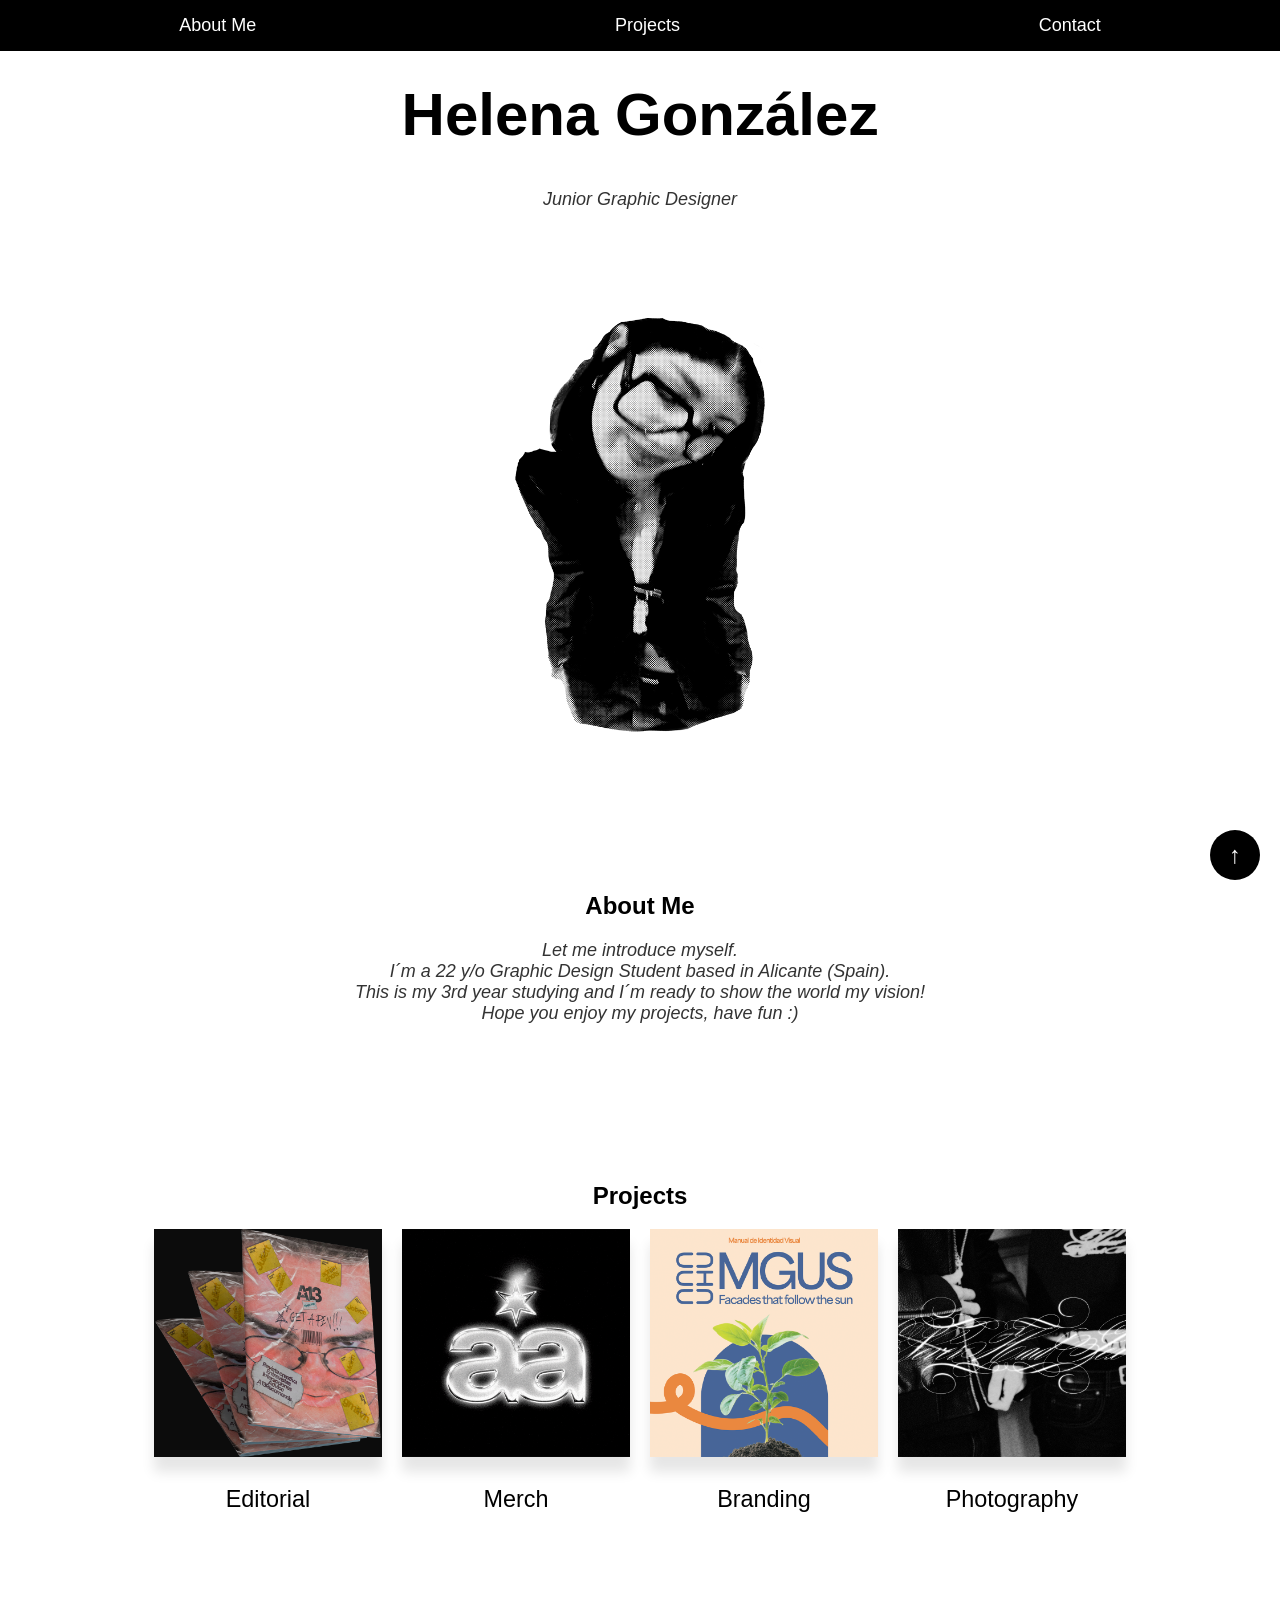
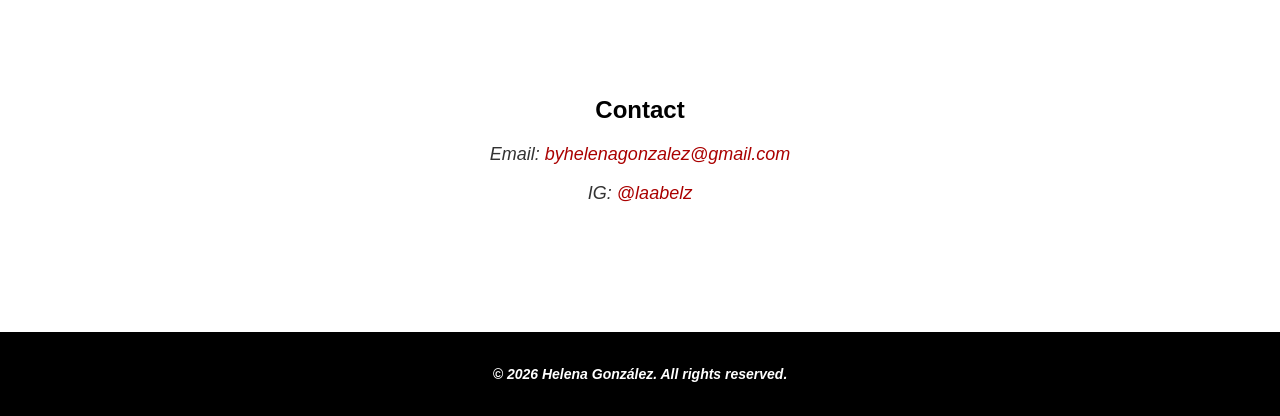
<file: index.html>
<!DOCTYPE html>
<html lang="en">
<head>
    <meta charset="UTF-8">
    <meta name="viewport" content="width=device-width, initial-scale=1.0">
    <title>Portfolio</title>
    <link rel="stylesheet" href="css/style.css">

</head>
<body>
    <header id="arriba">
        
    <nav>
        <a href="#about">About Me</a>
        <a href="#proyectos">Projects</a>
        <a href="#contacto">Contact</a>
    </nav>

    <h1>Helena González</h1>
    <p>Junior Graphic Designer</p>
    </header>
    <main>
        <div class="yochikita">
                <img src="imagenes/yochikita.png" alt="Helen:)">
        </div>
        <section id="about">
            <div class="descripcion">
                <h2>About Me</h2>
                 <p>Let me introduce myself.<br>I´m a 22 y/o Graphic Design Student based in Alicante (Spain).<br>This is my 3rd year studying and I´m ready to show the world my vision!<br>Hope you enjoy my projects, have fun :) </p>
            </div>           
        </section>

        <section class="proyectos" id="proyectos">
            <h2>Projects</h2>
            <div class="galeriaproyectos">
                <a href="proyectos/editorial.html">
                    <img src="imagenes/editoriallanding.png" alt="A13 Magazine">
                    <h3>Editorial</h3>
                </a>

                <a href="proyectos/merch.html">
                    
                    <img src="imagenes/merchlanding.png" alt="Laabelz">
                    <h3>Merch</h3>
                </a>

                <a href="proyectos/branding.html">
                    <img src="imagenes/brandinglanding.png" alt="MGUS">
                    <h3>Branding</h3>
                </a>

                <a href="proyectos/fotografia.html">
                    <img src="imagenes/fotolanding.png" alt="Fotografía Project">
                    <h3>Photography</h3>
                </a>

            </div>
        </section>

        <section class="contacto" id="contacto">
            <h2>Contact</h2>
            <p>Email: 
                    <a href="mailto:byhelenagonzalez@gmail.com"> byhelenagonzalez@gmail.com</a>
            </p>
            <p>IG: 
                <a href="https://www.instagram.com/laabelz/" target="_blank">@laabelz</a>
            </p>

        </section>

        <a href="#arriba" class="arriba">↑</a>
    </main>

    <footer>
        <p> © 2026 Helena González. All rights reserved.</p>
    </footer>

</body>
</html>
</file>
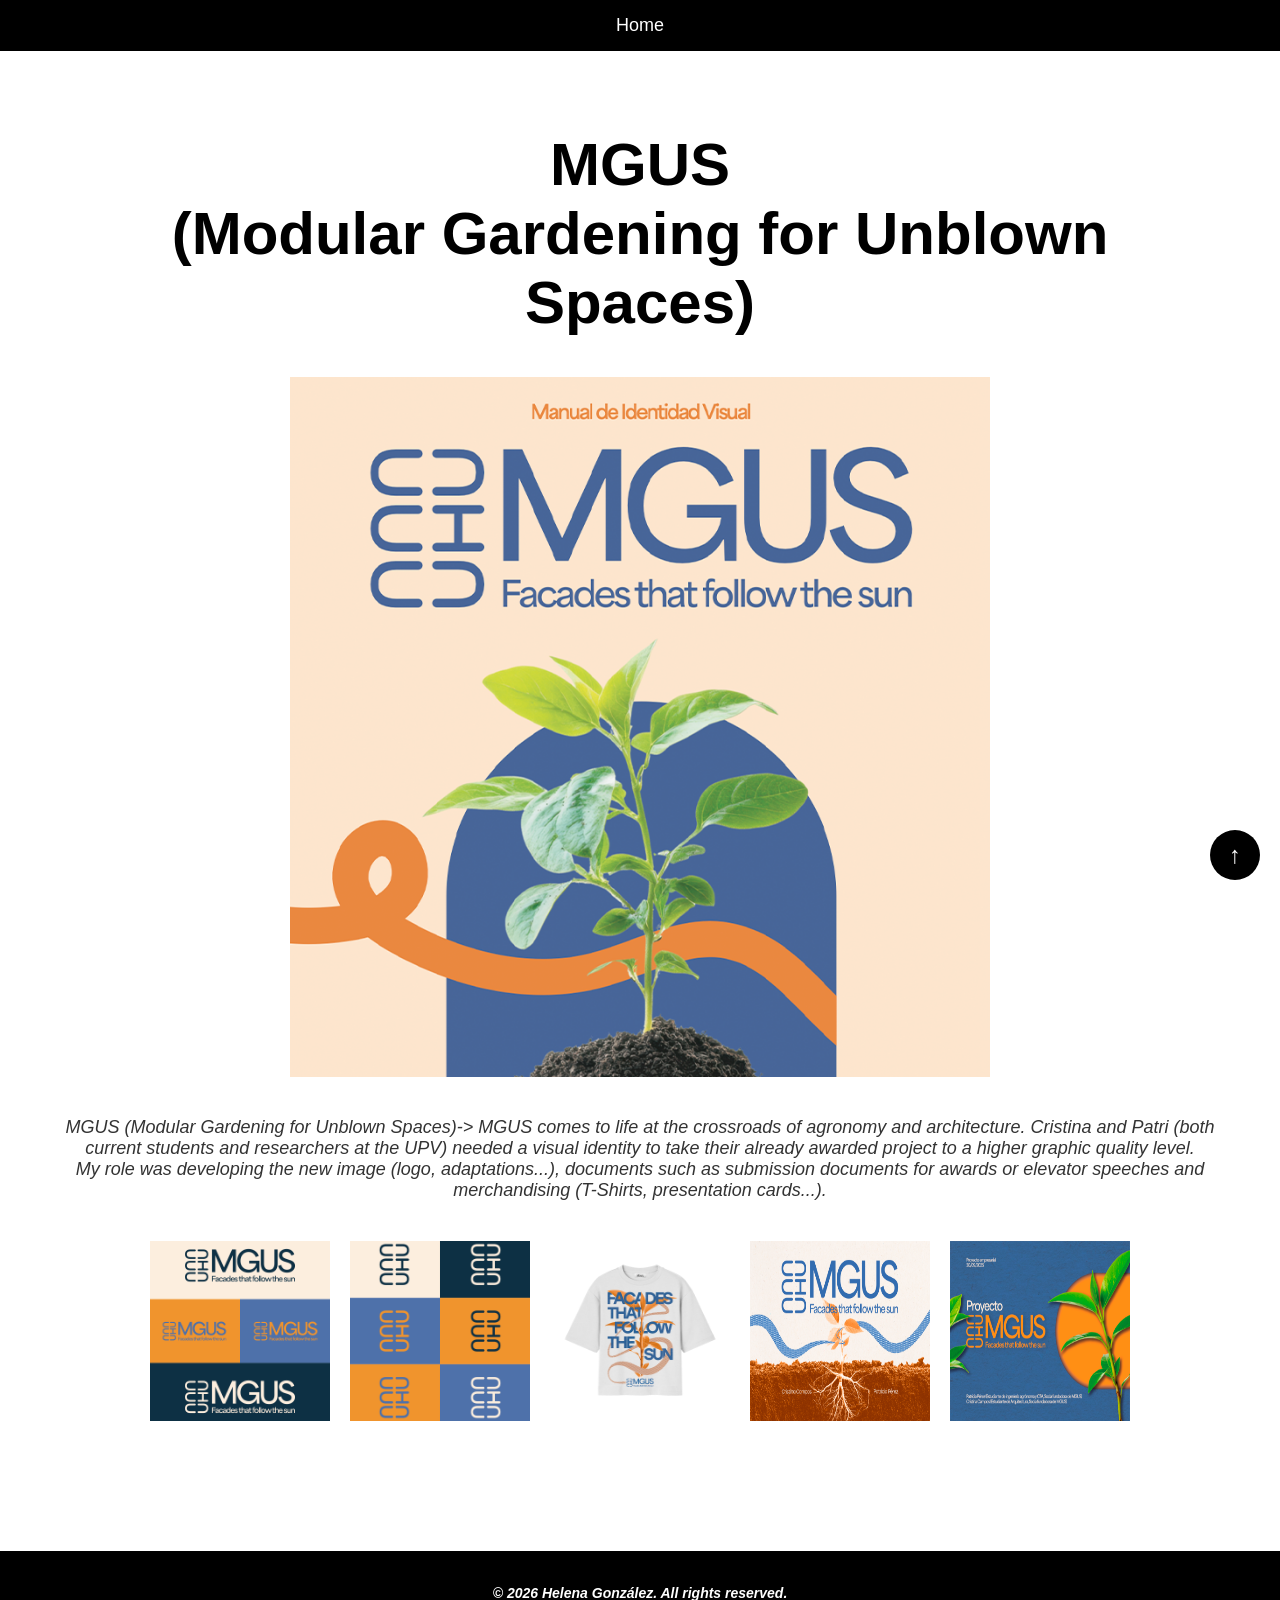
<file: proyectos/branding.html>
<!DOCTYPE html>
<html lang="en">
<head>
    <meta charset="UTF-8">
    <meta name="viewport" content="width=device-width, initial-scale=1.0">
    <title>Editorial</title>
    <link rel="stylesheet" href="../css/style.css">
</head>

<body>
    <header id="arriba" >
         <nav>
        <a href="../index.html">Home</a>
    </nav>
    </header>
    
    <main>
        <h1>
            MGUS <br> (Modular Gardening for Unblown Spaces)
        </h1>

        <section class="imagenprincipal">
            <img src="../imagenes/brandinglanding.png" alt="Proyecto Branding">
        </section>

        <section class="descripcionproyecto">
            <p>MGUS (Modular Gardening for Unblown Spaces)-> MGUS comes to life at the crossroads of agronomy and architecture. Cristina and Patri (both current students and researchers at the UPV) needed a visual identity to take their already awarded project to a higher graphic quality level. <br> My role was developing the new image (logo, adaptations...), documents such as submission documents for awards or elevator speeches and merchandising (T-Shirts, presentation cards...).</p>
        </section>

        <section class="galeria">
            <img src="../imagenes/branding1.png" alt="Logo">
            <img src="../imagenes/branding2.png" alt="Isologo">
            <img src="../imagenes/branding3.png" alt="Merch">
            <img src="../imagenes/branding4.png" alt="Presentación">
            <img src="../imagenes/branding5.png" alt="Elevator Speech">
        </section>

     <a href="#arriba" class="arriba">↑</a>
    </main>

    <footer>
        <p> © 2026 Helena González. All rights reserved.</p>
    </footer>
</body>
</html>
</file>
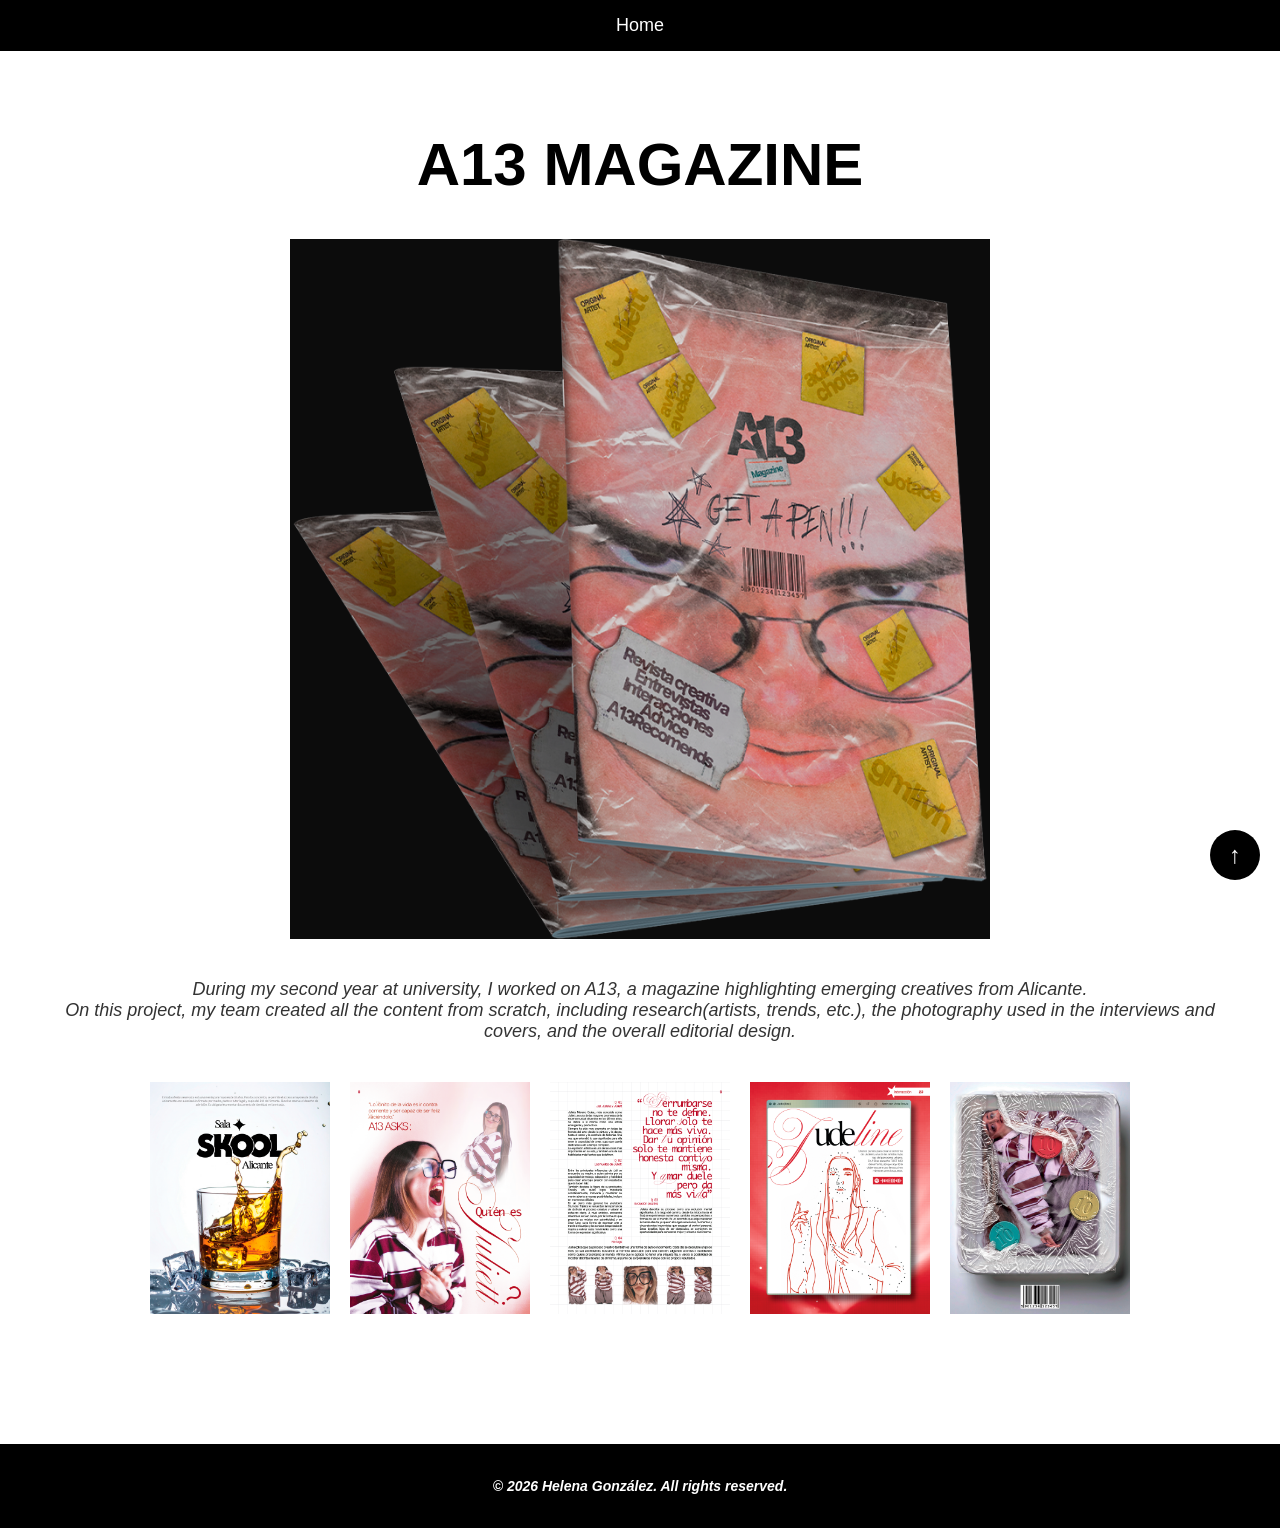
<file: proyectos/editorial.html>
<!DOCTYPE html>
<html lang="en">
<head>
    <meta charset="UTF-8">
    <meta name="viewport" content="width=device-width, initial-scale=1.0">
    <title>Editorial</title>
    <link rel="stylesheet" href="../css/style.css">
</head>

<body>
    <header id="arriba" >
         <nav>
        <a href="../index.html">Home</a>
    </nav>
    </header>
    
    <main>
        <h1>
            A13 MAGAZINE
        </h1>

        <section class="imagenprincipal">
            <img src="../imagenes/editoriallanding.png" alt="Proyecto Editorial">
        </section>

        <section class="descripcionproyecto">
            <p>During my second year at university, I worked on A13, a magazine highlighting emerging creatives from Alicante.<br> On this project, my team created all the content from scratch, including research(artists, trends, etc.), the photography used in the interviews and covers, and the overall editorial design.</p>
        </section>

        <section class="galeria">
            <img src="../imagenes/editorial1.png" alt="Publi">
            <img src="../imagenes/editorial2.png" alt="EntrevistaJuliett">
            <img src="../imagenes/editorial3.png" alt="EntrevistaJuliett2">
            <img src="../imagenes/editorial4.png" alt="Judeline">
            <img src="../imagenes/editorial5.png" alt="Contraportada">
        </section>

     <a href="#arriba" class="arriba">↑</a>
    </main>

    <footer>
        <p> © 2026 Helena González. All rights reserved.</p>
    </footer>
</body>
</html>
</file>
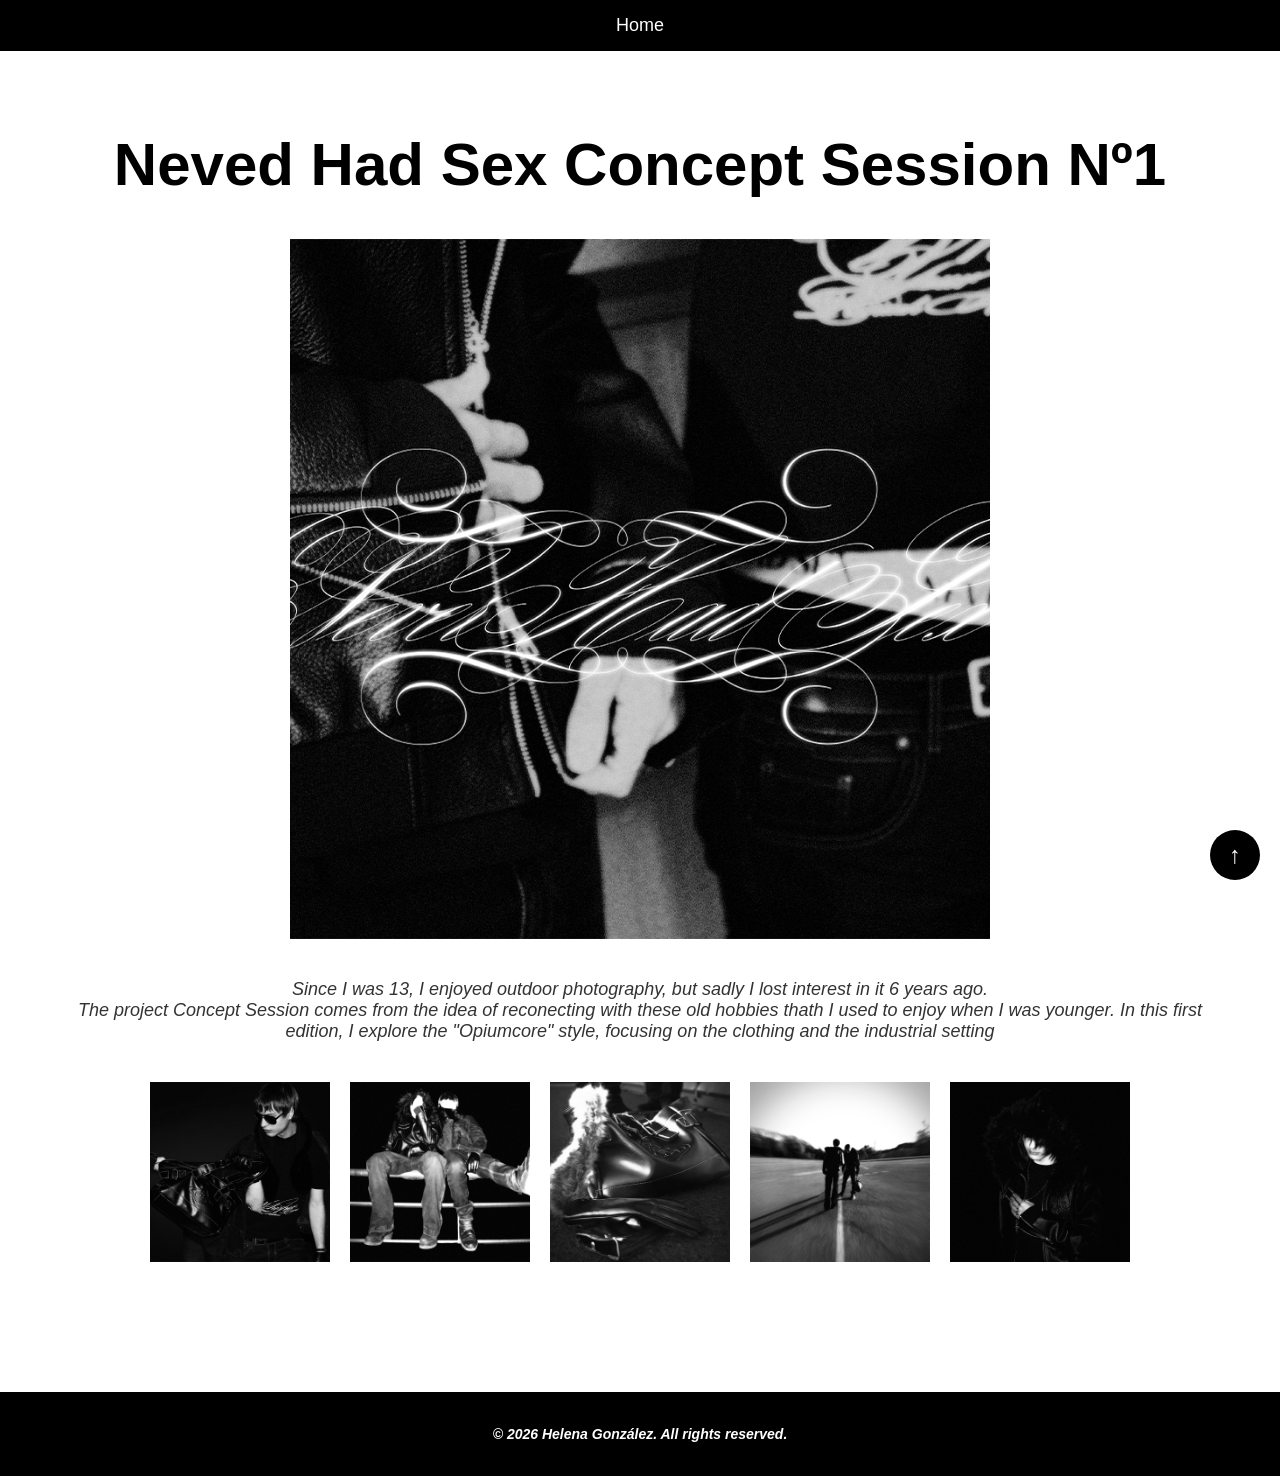
<file: proyectos/fotografia.html>
<!DOCTYPE html>
<html lang="en">
<head>
    <meta charset="UTF-8">
    <meta name="viewport" content="width=device-width, initial-scale=1.0">
    <title>Editorial</title>
    <link rel="stylesheet" href="../css/style.css">
</head>

<body>
    <header id="arriba" >
         <nav>
        <a href="../index.html">Home</a>
    </nav>
    </header>
    
    <main>
        <h1>
            Neved Had Sex Concept Session Nº1
        </h1>

        <section class="imagenprincipal">
            <img src="../imagenes/fotolanding.png" alt="Proyecto Merch">
        </section>

        <section class="descripcionproyecto">
            <p>Since I was 13, I enjoyed outdoor photography, but sadly I lost interest in it 6 years ago.<br>The project Concept Session comes from the idea of reconecting with these old hobbies thath I used to enjoy when I was younger. In this first edition, I explore the "Opiumcore" style, focusing on the clothing and the industrial setting</p>
        </section>

        <section class="galeria">
            <img src="../imagenes/foto1.png" alt="1">
            <img src="../imagenes/foto2.png" alt="2">
            <img src="../imagenes/foto3.png" alt="3">
            <img src="../imagenes/foto4.png" alt="4">
            <img src="../imagenes/foto5.png" alt="5">
        </section>

     <a href="#arriba" class="arriba">↑</a>
    </main>

    <footer>
        <p> © 2026 Helena González. All rights reserved.</p>
    </footer>
</body>
</html>
</file>
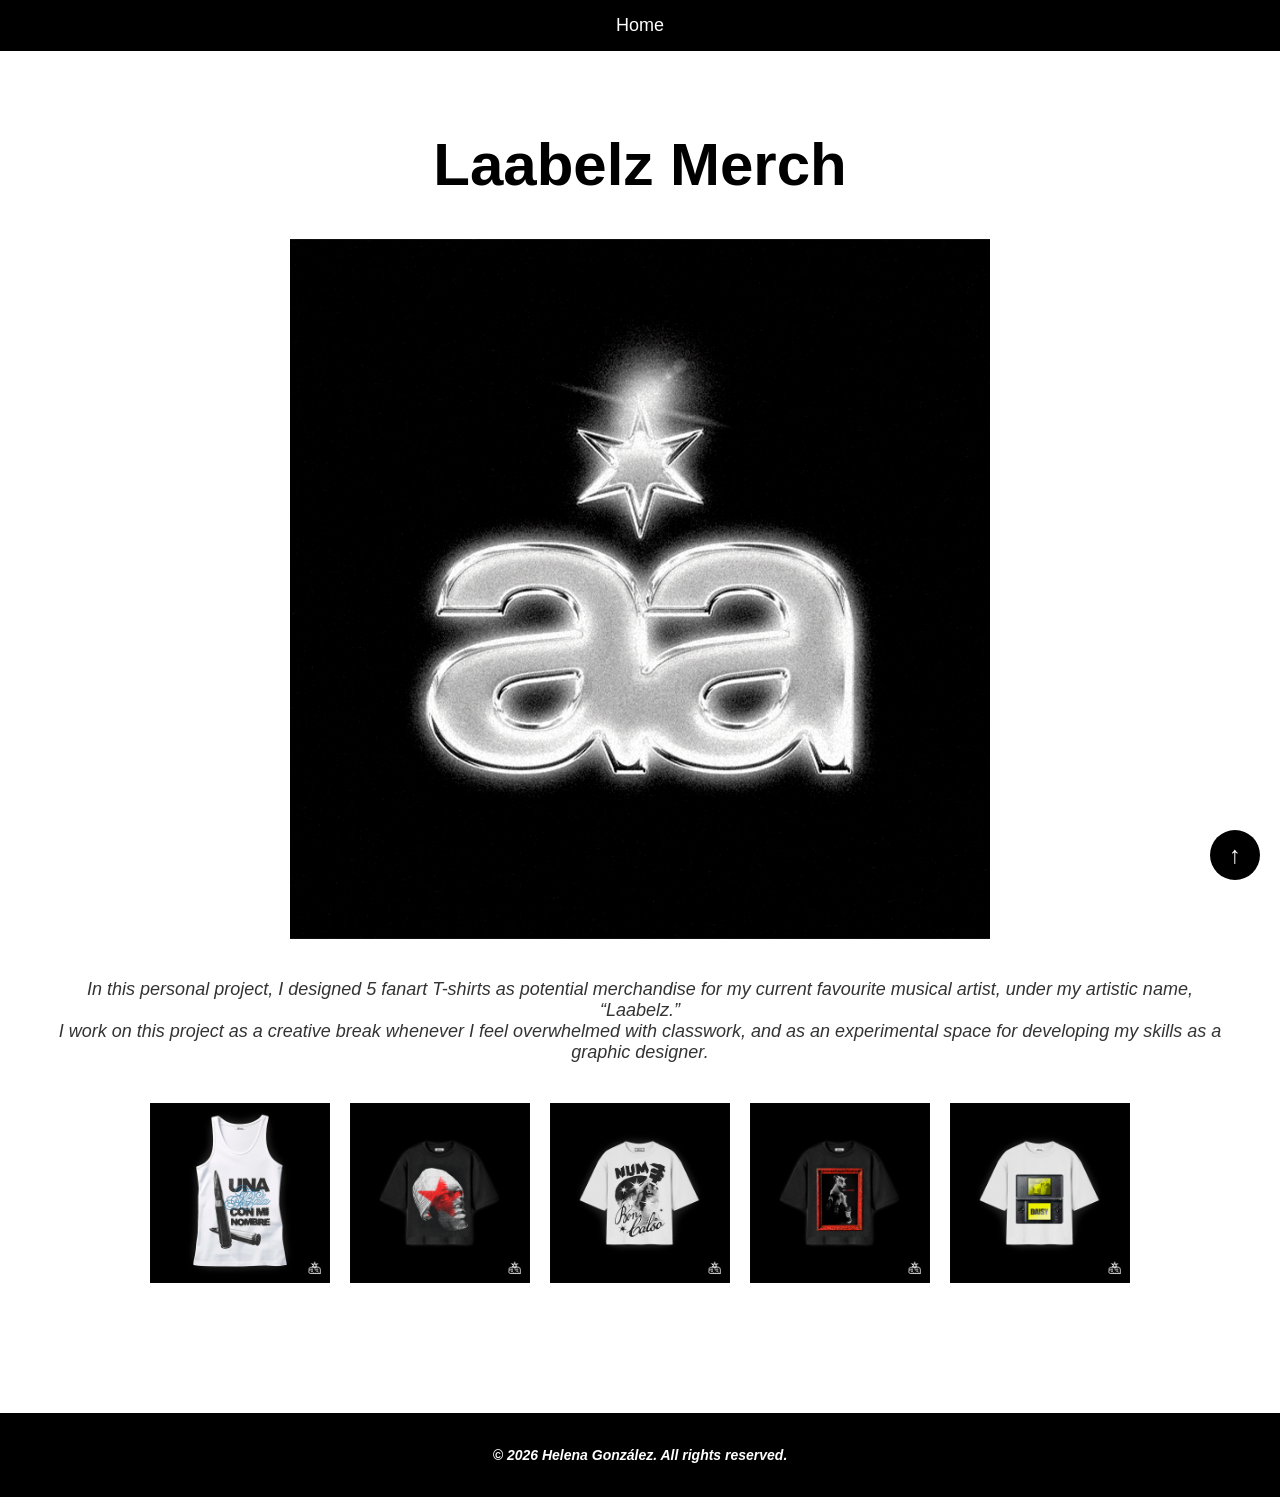
<file: proyectos/merch.html>
<!DOCTYPE html>
<html lang="en">
<head>
    <meta charset="UTF-8">
    <meta name="viewport" content="width=device-width, initial-scale=1.0">
    <title>Editorial</title>
    <link rel="stylesheet" href="../css/style.css">
</head>

<body>
    <header id="arriba" >
         <nav>
        <a href="../index.html">Home</a>
    </nav>
    </header>
    
    <main>
        <h1>
            Laabelz Merch
        </h1>

        <section class="imagenprincipal">
            <img src="../imagenes/merchlanding.png" alt="Proyecto Merch">
        </section>

        <section class="descripcionproyecto">
            <p>In this personal project, I designed 5 fanart T-shirts as potential merchandise for my current favourite musical artist, under my artistic name, “Laabelz.” <br> I work on this project as a creative break whenever I feel overwhelmed with classwork, and as an experimental space for developing my skills as a graphic designer.</p>
        </section>

        <section class="galeria">
            <img src="../imagenes/merch1.png" alt="Abhir">
            <img src="../imagenes/merch2.png" alt="Gloosito">
            <img src="../imagenes/merch3.png" alt="Bon Calso">
            <img src="../imagenes/merch4.png" alt="Zell">
            <img src="../imagenes/merch5.png" alt="Rusowsky">
        </section>

     <a href="#arriba" class="arriba">↑</a>
    </main>

    <footer>
        <p> © 2026 Helena González. All rights reserved.</p>
    </footer>
</body>
</html>
</file>
<file: css/style.css>
html {
    scroll-behavior: smooth;
    scroll-padding-top: 100px;
}

body {
    margin: 0;
    font-family: 'helvetica neue', sans-serif;

}


header nav {
    background-color: black;
    color: white;
    position: fixed;
    top: 0;
    width: 100%;
    z-index: 10;
    display: flex;
    justify-content: space-around;   
}
 header nav a {
    color: white;
    font-weight: lighter;
    text-decoration: none;
    padding: 15px 15px;
    font-size: 18px;
    transition: all 0.3s ease;
}

header nav a:hover {
    font-style: italic;
    color: rgb(170, 0, 0);

}

h1 {
    margin-top: 80px;
    text-align: center;
    font-size: 28px;
}
p {
    text-align: center;
    font-weight: 300;
    font-size: 18px;
    font-style: italic;
    color: #333;
}

main {
    padding: 50px;
}

.imagenprincipal{
    display: flex;
    justify-content: center;
    margin: 40px 0;
}

.imagenprincipal img{
    width: 70%;
    max-width: 700px;
    height: auto;
}

#about {
    display: flex;
    flex-direction: column;
    align-items: center;;
    padding-top: 100px;
    text-align: center;
}
.galeria{
    width: 80%;
    max-width: 900px;
    margin: 40px auto;

    display: flex;
    flex-wrap: wrap;
    gap: 20px;
    justify-content: center;
}

.galeria img{
    width: 100%;
    height: auto;

    transition: transform 0.3s ease;
}

.galeria img:hover{
    transform: scale(1.05);
}

.yochikita {
    display: flex;
    justify-content: center;
    margin: 40px 0;
}
.yochikita img {
   max-width: 250px;
    height: auto;
}
.proyectos {
    padding: 20px 20px;
}
.proyectos h2 {
    padding-top: 100px;
    text-align: center;
}
.galeriaproyectos {
    display: flex;
    flex-direction: column;
    gap: 20px;

}
.galeriaproyectos a {
    text-align: center;
    text-decoration: none;
    color: black;
    font-size: 20px;
    transition: all 0.3s ease;
}

h3{
    font-weight: 100;
}
h3:hover {
    color: rgb(170, 0, 0);

}

.galeriaproyectos img {
    width: 100%;
    height: auto;
    box-shadow: 0 15px 12px rgba(0, 0, 0, 0.1);
    transition: 1s;

}

.galeriaproyectos img:hover{
    transform: scale(1.05)    
}


.contacto {
    padding: 20px 20px;
}
.contacto h2 {
    padding-top: 100px;
    text-align: center;
}
.contacto p {
    text-align: center;
    font-size: 18px;
}
.contacto a {
    color: rgb(170, 0, 0);
    text-decoration: none;
    transition: 1s;
}
.contacto a:hover {
    color: rgb(68, 0, 0);
}

.arriba{
    font-size: 24px;
    text-decoration: none;
    position: fixed;
    bottom: 20px;
    right: 20px;
    background-color: black;
    color: white;
    width: 50px;
    height: 50px;
    border-radius: 50%;
    display: flex;
    justify-content: center;
    align-items: center;
    transition: 0.3s;    
}

.arriba:hover{
    color: rgb(170, 0, 0);
    background-color: rgb(21, 21, 21);
}

footer {
    background-color: black;
    padding: 20px 0;
    margin-top: 40px;
    
}
footer p {
    color: white;
    text-align: center;
    font-weight: bolder;
    font-size: 14px;
}

@media (max-width:767px){
    h1{
        font-size: 28px;
    }

    h2{
        font-size: 24px;
    }
    .yochikita img{
        max-width: 150px;
    }
    .galeriaproyectos img{
        max-width: 45%;
    }
    .imagenprincipal img{
        width: 90%;
    }
}

@media (min-width:768px){
    h1{
        font-size: 40px;
    }
       .galeriaproyectos{
        flex-direction: row;
        flex-wrap: wrap;
        justify-content: center;
    }

    .galeriaproyectos a{
        width: 45%;
    }

    .galeria img{
        width: calc(50% - 20px);
    }
}

@media (min-width: 1024px) {
    h1{
        font-size: 60px;
    }
    .galeriaproyectos a{
            width: 20%;
    }
    .galeria{
        flex-wrap: nowrap;
    }
    .galeria img{
        width: 20%;
    }
}
</file>
